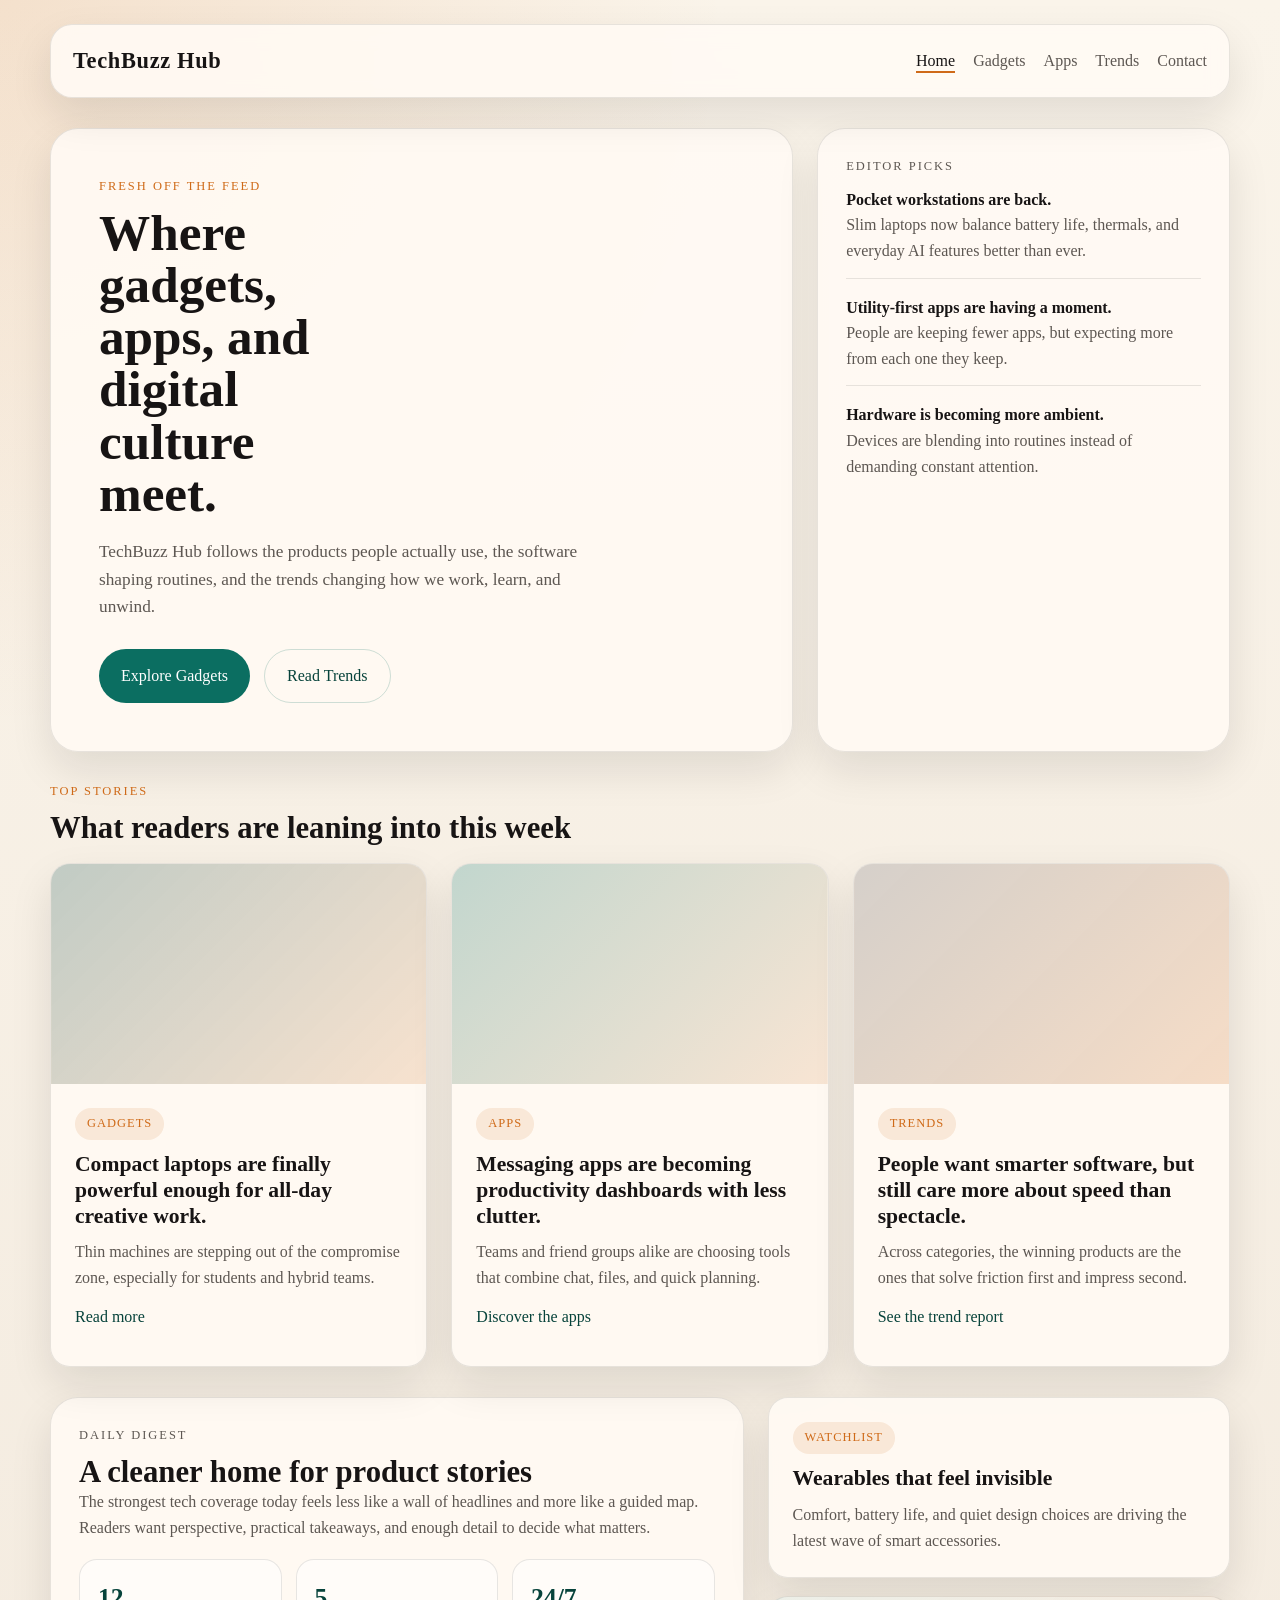
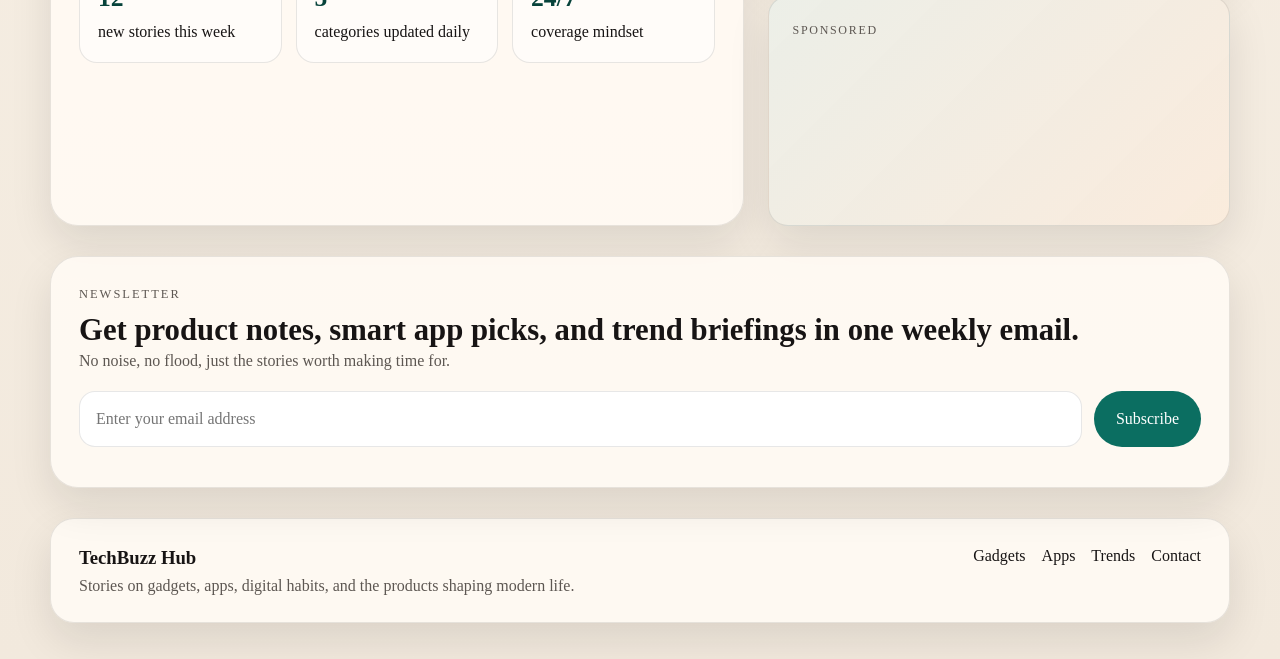
<file: index.html>
<!DOCTYPE html>
<html lang="en">
<head>
    <meta charset="UTF-8">
    <meta name="viewport" content="width=device-width, initial-scale=1.0">
    <title>TechBuzz Hub | Daily Tech Stories and Product Insights</title>
    <meta name="description" content="TechBuzz Hub covers gadgets, apps, digital culture, and product trends shaping everyday life.">
    <meta name="keywords" content="tech news, gadgets, apps, digital trends, reviews, technology blog">
    <script async src="https://www.googletagmanager.com/gtag/js?id=G-ZL199TYVTT"></script>
    <script>
        window.dataLayer = window.dataLayer || [];
        function gtag() { dataLayer.push(arguments); }
        gtag('js', new Date());
        gtag('config', 'G-ZL199TYVTT');
        gtag('config', 'AW-XXXXXXXXXX');
    </script>
    <script async src="https://pagead2.googlesyndication.com/pagead/js/adsbygoogle.js?client=ca-pub-XXXXXXXXXXXXXXXX" crossorigin="anonymous"></script>
    <link rel="stylesheet" href="style.css">
</head>
<body>
    <div class="site-shell">
        <header class="topbar">
            <a href="index.html" class="brand">TechBuzz Hub</a>
            <nav>
                <ul class="nav-links">
                    <li><a href="index.html" class="active">Home</a></li>
                    <li><a href="gadgets.html">Gadgets</a></li>
                    <li><a href="apps.html">Apps</a></li>
                    <li><a href="trends.html">Trends</a></li>
                    <li><a href="contact.html">Contact</a></li>
                </ul>
            </nav>
        </header>

        <main class="page-wrap">
            <section class="hero-grid section" data-section="home_hero">
                <div class="hero-panel">
                    <p class="eyebrow">Fresh off the feed</p>
                    <h1 class="hero-title">Where gadgets, apps, and digital culture meet.</h1>
                    <p class="hero-copy">
                        TechBuzz Hub follows the products people actually use, the software shaping routines, and the
                        trends changing how we work, learn, and unwind.
                    </p>
                    <div class="hero-actions">
                        <a class="btn" href="gadgets.html" data-track="home_explore_gadgets">Explore Gadgets</a>
                        <a class="btn alt" href="trends.html" data-track="home_read_trends">Read Trends</a>
                    </div>
                </div>

                <aside class="panel">
                    <p class="eyebrow">Editor picks</p>
                    <ul class="quick-list">
                        <li>
                            <strong>Pocket workstations are back.</strong>
                            <p class="muted">Slim laptops now balance battery life, thermals, and everyday AI features better than ever.</p>
                        </li>
                        <li>
                            <strong>Utility-first apps are having a moment.</strong>
                            <p class="muted">People are keeping fewer apps, but expecting more from each one they keep.</p>
                        </li>
                        <li>
                            <strong>Hardware is becoming more ambient.</strong>
                            <p class="muted">Devices are blending into routines instead of demanding constant attention.</p>
                        </li>
                    </ul>
                </aside>
            </section>

            <section class="section" data-section="top_stories">
                <div class="section-head">
                    <div>
                        <p class="eyebrow">Top stories</p>
                        <h2>What readers are leaning into this week</h2>
                    </div>
                </div>

                <div class="content-grid">
                    <article class="story-card">
                        <div class="story-image" style="background-image: linear-gradient(135deg, rgba(7, 67, 59, 0.25), rgba(207, 106, 24, 0.16)), url('https://images.unsplash.com/photo-1518770660439-4636190af475?auto=format&fit=crop&w=900&q=80');"></div>
                        <div class="story-body">
                            <span class="tag">Gadgets</span>
                            <h3>Compact laptops are finally powerful enough for all-day creative work.</h3>
                            <p>Thin machines are stepping out of the compromise zone, especially for students and hybrid teams.</p>
                            <a class="link-btn" href="gadgets.html" data-track="story_compact_laptops">Read more</a>
                        </div>
                    </article>

                    <article class="story-card">
                        <div class="story-image" style="background-image: linear-gradient(135deg, rgba(11, 110, 97, 0.25), rgba(207, 106, 24, 0.14)), url('https://images.unsplash.com/photo-1551818255-e6e10975bc17?auto=format&fit=crop&w=900&q=80');"></div>
                        <div class="story-body">
                            <span class="tag">Apps</span>
                            <h3>Messaging apps are becoming productivity dashboards with less clutter.</h3>
                            <p>Teams and friend groups alike are choosing tools that combine chat, files, and quick planning.</p>
                            <a class="link-btn" href="apps.html" data-track="story_messaging_apps">Discover the apps</a>
                        </div>
                    </article>

                    <article class="story-card">
                        <div class="story-image" style="background-image: linear-gradient(135deg, rgba(23, 20, 20, 0.18), rgba(207, 106, 24, 0.2)), url('https://images.unsplash.com/photo-1498050108023-c5249f4df085?auto=format&fit=crop&w=900&q=80');"></div>
                        <div class="story-body">
                            <span class="tag">Trends</span>
                            <h3>People want smarter software, but still care more about speed than spectacle.</h3>
                            <p>Across categories, the winning products are the ones that solve friction first and impress second.</p>
                            <a class="link-btn" href="trends.html" data-track="story_smarter_software">See the trend report</a>
                        </div>
                    </article>
                </div>
            </section>

            <section class="two-column section" data-section="home_digest">
                <div class="panel">
                    <p class="eyebrow">Daily digest</p>
                    <h2>A cleaner home for product stories</h2>
                    <p>
                        The strongest tech coverage today feels less like a wall of headlines and more like a guided map.
                        Readers want perspective, practical takeaways, and enough detail to decide what matters.
                    </p>
                    <div class="stats">
                        <div class="stat">
                            <strong>12</strong>
                            <span>new stories this week</span>
                        </div>
                        <div class="stat">
                            <strong>5</strong>
                            <span>categories updated daily</span>
                        </div>
                        <div class="stat">
                            <strong>24/7</strong>
                            <span>coverage mindset</span>
                        </div>
                    </div>
                </div>

                <aside class="mini-grid">
                    <div class="mini-card">
                        <span class="tag">Watchlist</span>
                        <h3>Wearables that feel invisible</h3>
                        <p>Comfort, battery life, and quiet design choices are driving the latest wave of smart accessories.</p>
                    </div>
                    <div class="ad-card">
                        <p class="ad-label">Sponsored</p>
                        <ins class="adsbygoogle ad-slot"
                            style="display:block"
                            data-ad-client="ca-pub-XXXXXXXXXXXXXXXX"
                            data-ad-slot="1234567890"
                            data-ad-format="auto"
                            data-full-width-responsive="true"></ins>
                    </div>
                </aside>
            </section>

            <section class="newsletter" data-section="newsletter_home">
                <p class="eyebrow">Newsletter</p>
                <h2>Get product notes, smart app picks, and trend briefings in one weekly email.</h2>
                <p>No noise, no flood, just the stories worth making time for.</p>
                <form id="newsletterForm" class="inline-form">
                    <input type="email" placeholder="Enter your email address" required>
                    <button type="submit" class="btn" data-track="home_newsletter_signup" data-conversion="true">Subscribe</button>
                </form>
                <p id="newsletterStatus" class="form-status"></p>
            </section>
        </main>

        <footer class="footer">
            <div>
                <h3>TechBuzz Hub</h3>
                <p>Stories on gadgets, apps, digital habits, and the products shaping modern life.</p>
            </div>
            <div class="footer-nav">
                <a href="gadgets.html">Gadgets</a>
                <a href="apps.html">Apps</a>
                <a href="trends.html">Trends</a>
                <a href="contact.html">Contact</a>
            </div>
        </footer>
    </div>

    <script>
        (adsbygoogle = window.adsbygoogle || []).push({});
    </script>
    <script src="script.js"></script>
</body>
</html>
</file>
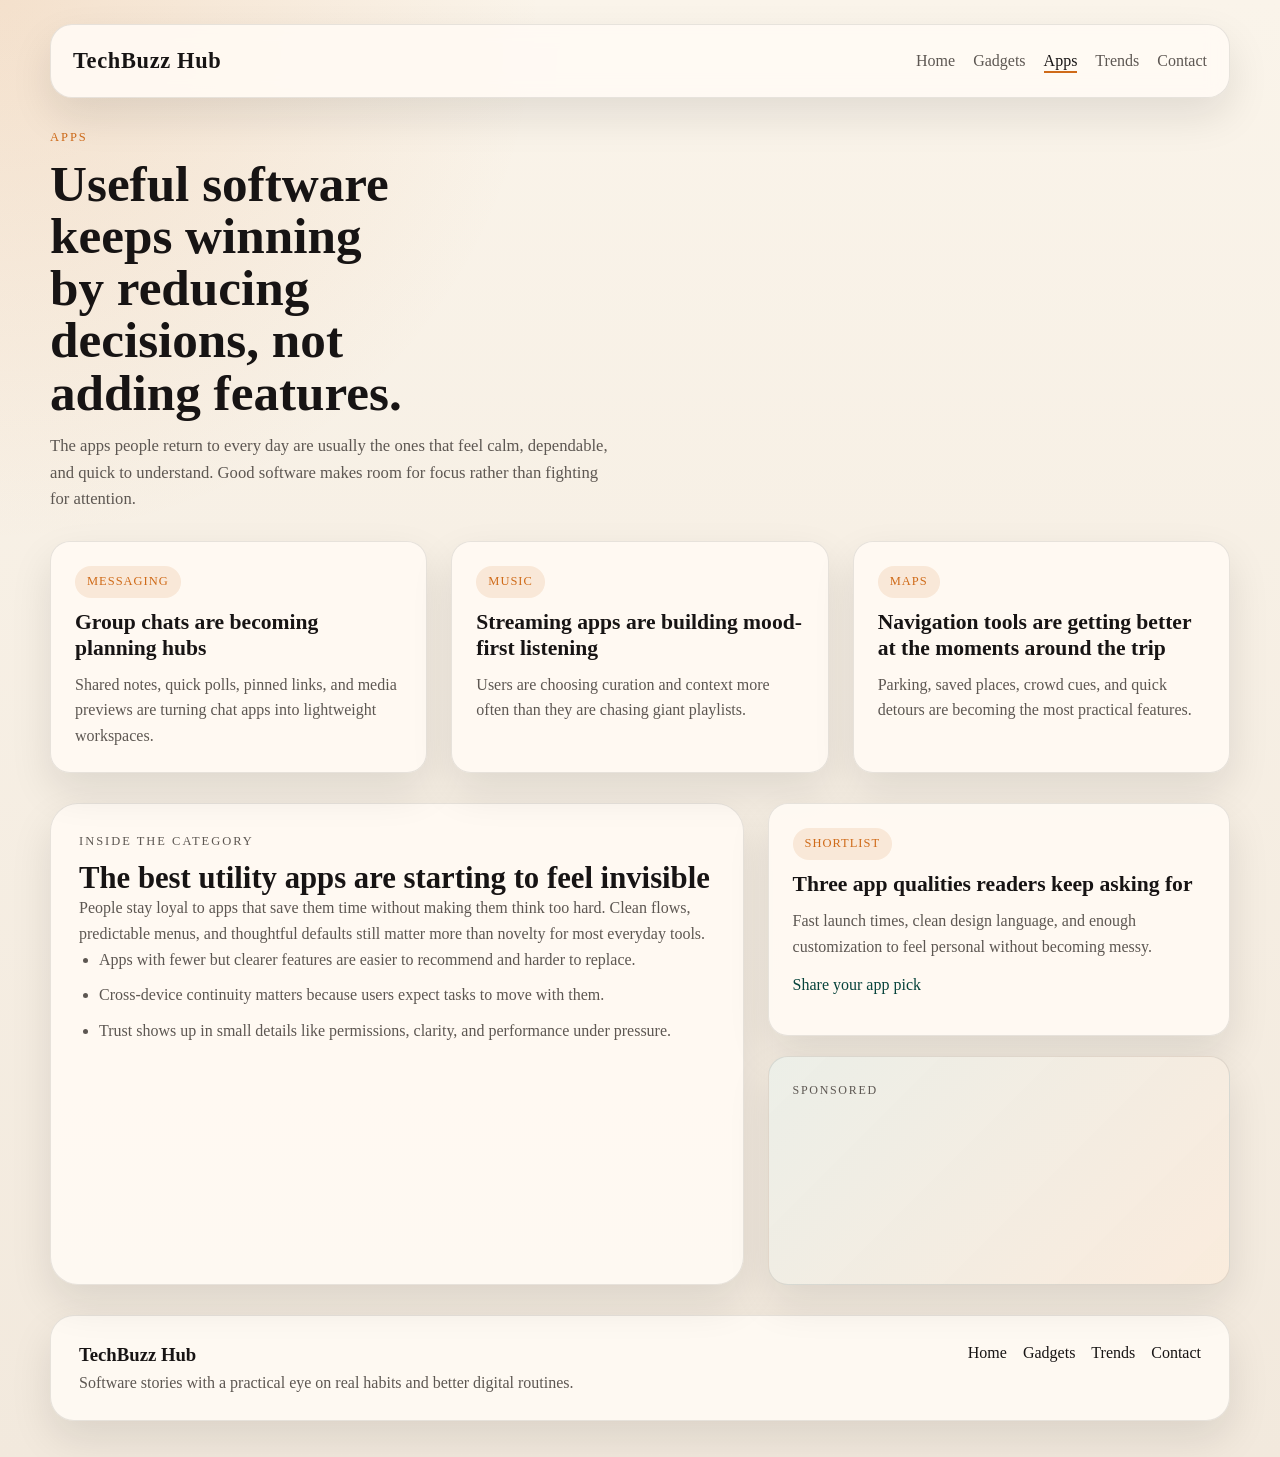
<file: apps.html>
<!DOCTYPE html>
<html lang="en">
<head>
    <meta charset="UTF-8">
    <meta name="viewport" content="width=device-width, initial-scale=1.0">
    <title>TechBuzz Hub | Apps</title>
    <meta name="description" content="Read app recommendations, software habits, and practical notes on the tools people keep using.">
    <script async src="https://www.googletagmanager.com/gtag/js?id=G-ZL199TYVTT"></script>
    <script>
        window.dataLayer = window.dataLayer || [];
        function gtag() { dataLayer.push(arguments); }
        gtag('js', new Date());
        gtag('config', 'G-ZL199TYVTT');
        gtag('config', 'AW-XXXXXXXXXX');
    </script>
    <script async src="https://pagead2.googlesyndication.com/pagead/js/adsbygoogle.js?client=ca-pub-XXXXXXXXXXXXXXXX" crossorigin="anonymous"></script>
    <link rel="stylesheet" href="style.css">
</head>
<body>
    <div class="site-shell">
        <header class="topbar">
            <a href="index.html" class="brand">TechBuzz Hub</a>
            <nav>
                <ul class="nav-links">
                    <li><a href="index.html">Home</a></li>
                    <li><a href="gadgets.html">Gadgets</a></li>
                    <li><a href="apps.html" class="active">Apps</a></li>
                    <li><a href="trends.html">Trends</a></li>
                    <li><a href="contact.html">Contact</a></li>
                </ul>
            </nav>
        </header>

        <main class="page-wrap">
            <section class="page-hero section" data-section="apps_hero">
                <p class="eyebrow">Apps</p>
                <h1 class="page-title">Useful software keeps winning by reducing decisions, not adding features.</h1>
                <p class="lede">
                    The apps people return to every day are usually the ones that feel calm, dependable, and quick to understand.
                    Good software makes room for focus rather than fighting for attention.
                </p>
            </section>

            <section class="section" data-section="apps_grid">
                <div class="content-grid">
                    <article class="mini-card">
                        <span class="tag">Messaging</span>
                        <h3>Group chats are becoming planning hubs</h3>
                        <p>Shared notes, quick polls, pinned links, and media previews are turning chat apps into lightweight workspaces.</p>
                    </article>
                    <article class="mini-card">
                        <span class="tag">Music</span>
                        <h3>Streaming apps are building mood-first listening</h3>
                        <p>Users are choosing curation and context more often than they are chasing giant playlists.</p>
                    </article>
                    <article class="mini-card">
                        <span class="tag">Maps</span>
                        <h3>Navigation tools are getting better at the moments around the trip</h3>
                        <p>Parking, saved places, crowd cues, and quick detours are becoming the most practical features.</p>
                    </article>
                </div>
            </section>

            <section class="two-column section" data-section="apps_editorial">
                <div class="panel">
                    <p class="eyebrow">Inside the category</p>
                    <h2>The best utility apps are starting to feel invisible</h2>
                    <p>
                        People stay loyal to apps that save them time without making them think too hard. Clean flows,
                        predictable menus, and thoughtful defaults still matter more than novelty for most everyday tools.
                    </p>
                    <ul class="bullet-list">
                        <li>Apps with fewer but clearer features are easier to recommend and harder to replace.</li>
                        <li>Cross-device continuity matters because users expect tasks to move with them.</li>
                        <li>Trust shows up in small details like permissions, clarity, and performance under pressure.</li>
                    </ul>
                </div>

                <aside class="sidebar-stack">
                    <div class="tool-card">
                        <span class="tag">Shortlist</span>
                        <h3>Three app qualities readers keep asking for</h3>
                        <p>Fast launch times, clean design language, and enough customization to feel personal without becoming messy.</p>
                        <a class="link-btn" href="contact.html" data-track="apps_share_pick">Share your app pick</a>
                    </div>
                    <div class="ad-card">
                        <p class="ad-label">Sponsored</p>
                        <ins class="adsbygoogle ad-slot"
                            style="display:block"
                            data-ad-client="ca-pub-XXXXXXXXXXXXXXXX"
                            data-ad-slot="1234567890"
                            data-ad-format="auto"
                            data-full-width-responsive="true"></ins>
                    </div>
                </aside>
            </section>
        </main>

        <footer class="footer">
            <div>
                <h3>TechBuzz Hub</h3>
                <p>Software stories with a practical eye on real habits and better digital routines.</p>
            </div>
            <div class="footer-nav">
                <a href="index.html">Home</a>
                <a href="gadgets.html">Gadgets</a>
                <a href="trends.html">Trends</a>
                <a href="contact.html">Contact</a>
            </div>
        </footer>
    </div>

    <script>
        (adsbygoogle = window.adsbygoogle || []).push({});
    </script>
    <script src="script.js"></script>
</body>
</html>
</file>
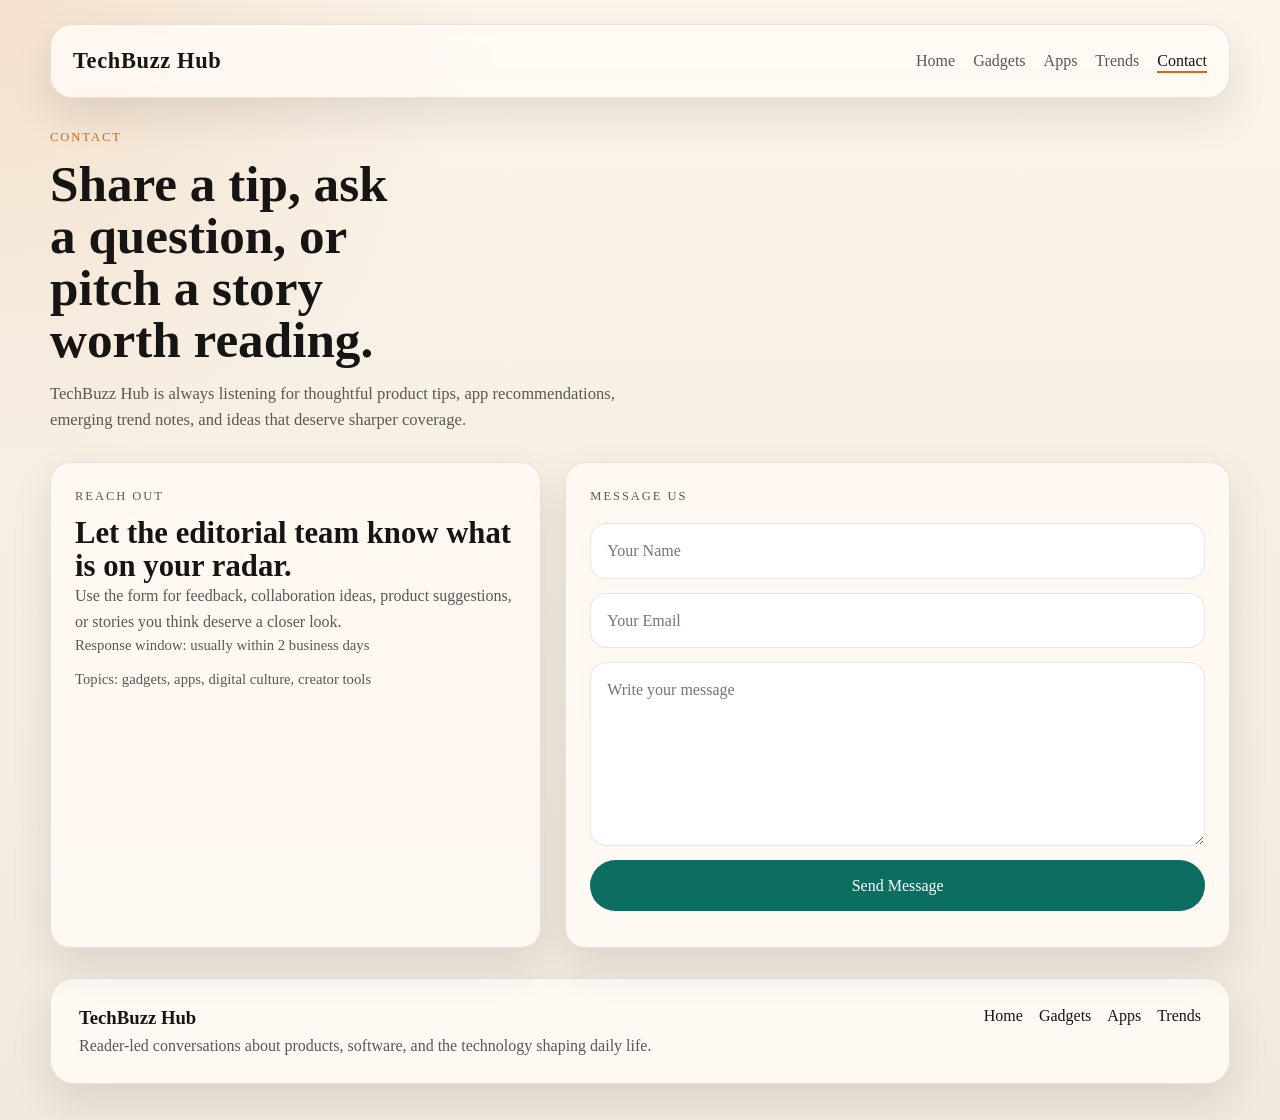
<file: contact.html>
<!DOCTYPE html>
<html lang="en">
<head>
    <meta charset="UTF-8">
    <meta name="viewport" content="width=device-width, initial-scale=1.0">
    <title>TechBuzz Hub | Contact</title>
    <meta name="description" content="Reach the TechBuzz Hub editorial team with tips, partnership ideas, or reader feedback.">
    <script async src="https://www.googletagmanager.com/gtag/js?id=G-ZL199TYVTT"></script>
    <script>
        window.dataLayer = window.dataLayer || [];
        function gtag() { dataLayer.push(arguments); }
        gtag('js', new Date());
        gtag('config', 'G-ZL199TYVTT');
        gtag('config', 'AW-XXXXXXXXXX');
    </script>
    <script async src="https://pagead2.googlesyndication.com/pagead/js/adsbygoogle.js?client=ca-pub-XXXXXXXXXXXXXXXX" crossorigin="anonymous"></script>
    <link rel="stylesheet" href="style.css">
</head>
<body>
    <div class="site-shell">
        <header class="topbar">
            <a href="index.html" class="brand">TechBuzz Hub</a>
            <nav>
                <ul class="nav-links">
                    <li><a href="index.html">Home</a></li>
                    <li><a href="gadgets.html">Gadgets</a></li>
                    <li><a href="apps.html">Apps</a></li>
                    <li><a href="trends.html">Trends</a></li>
                    <li><a href="contact.html" class="active">Contact</a></li>
                </ul>
            </nav>
        </header>

        <main class="page-wrap">
            <section class="page-hero section" data-section="contact_hero">
                <p class="eyebrow">Contact</p>
                <h1 class="page-title">Share a tip, ask a question, or pitch a story worth reading.</h1>
                <p class="lede">
                    TechBuzz Hub is always listening for thoughtful product tips, app recommendations, emerging trend notes,
                    and ideas that deserve sharper coverage.
                </p>
            </section>

            <section class="contact-layout section" data-section="contact_layout">
                <div class="contact-card">
                    <p class="eyebrow">Reach out</p>
                    <h2>Let the editorial team know what is on your radar.</h2>
                    <p>
                        Use the form for feedback, collaboration ideas, product suggestions, or stories you think deserve a closer look.
                    </p>
                    <div class="meta-line">Response window: usually within 2 business days</div>
                    <div class="meta-line">Topics: gadgets, apps, digital culture, creator tools</div>
                </div>

                <div class="contact-card">
                    <p class="eyebrow">Message us</p>
                    <form id="contactForm" class="contact-form">
                        <input type="text" id="name" placeholder="Your Name" required>
                        <input type="email" id="email" placeholder="Your Email" required>
                        <textarea id="message" rows="6" placeholder="Write your message" required></textarea>
                        <button type="submit" class="btn" data-track="contact_send_message" data-conversion="true">Send Message</button>
                    </form>
                    <p id="formStatus" class="form-status"></p>
                </div>
            </section>
        </main>

        <footer class="footer">
            <div>
                <h3>TechBuzz Hub</h3>
                <p>Reader-led conversations about products, software, and the technology shaping daily life.</p>
            </div>
            <div class="footer-nav">
                <a href="index.html">Home</a>
                <a href="gadgets.html">Gadgets</a>
                <a href="apps.html">Apps</a>
                <a href="trends.html">Trends</a>
            </div>
        </footer>
    </div>

    <script src="script.js"></script>
</body>
</html>
</file>
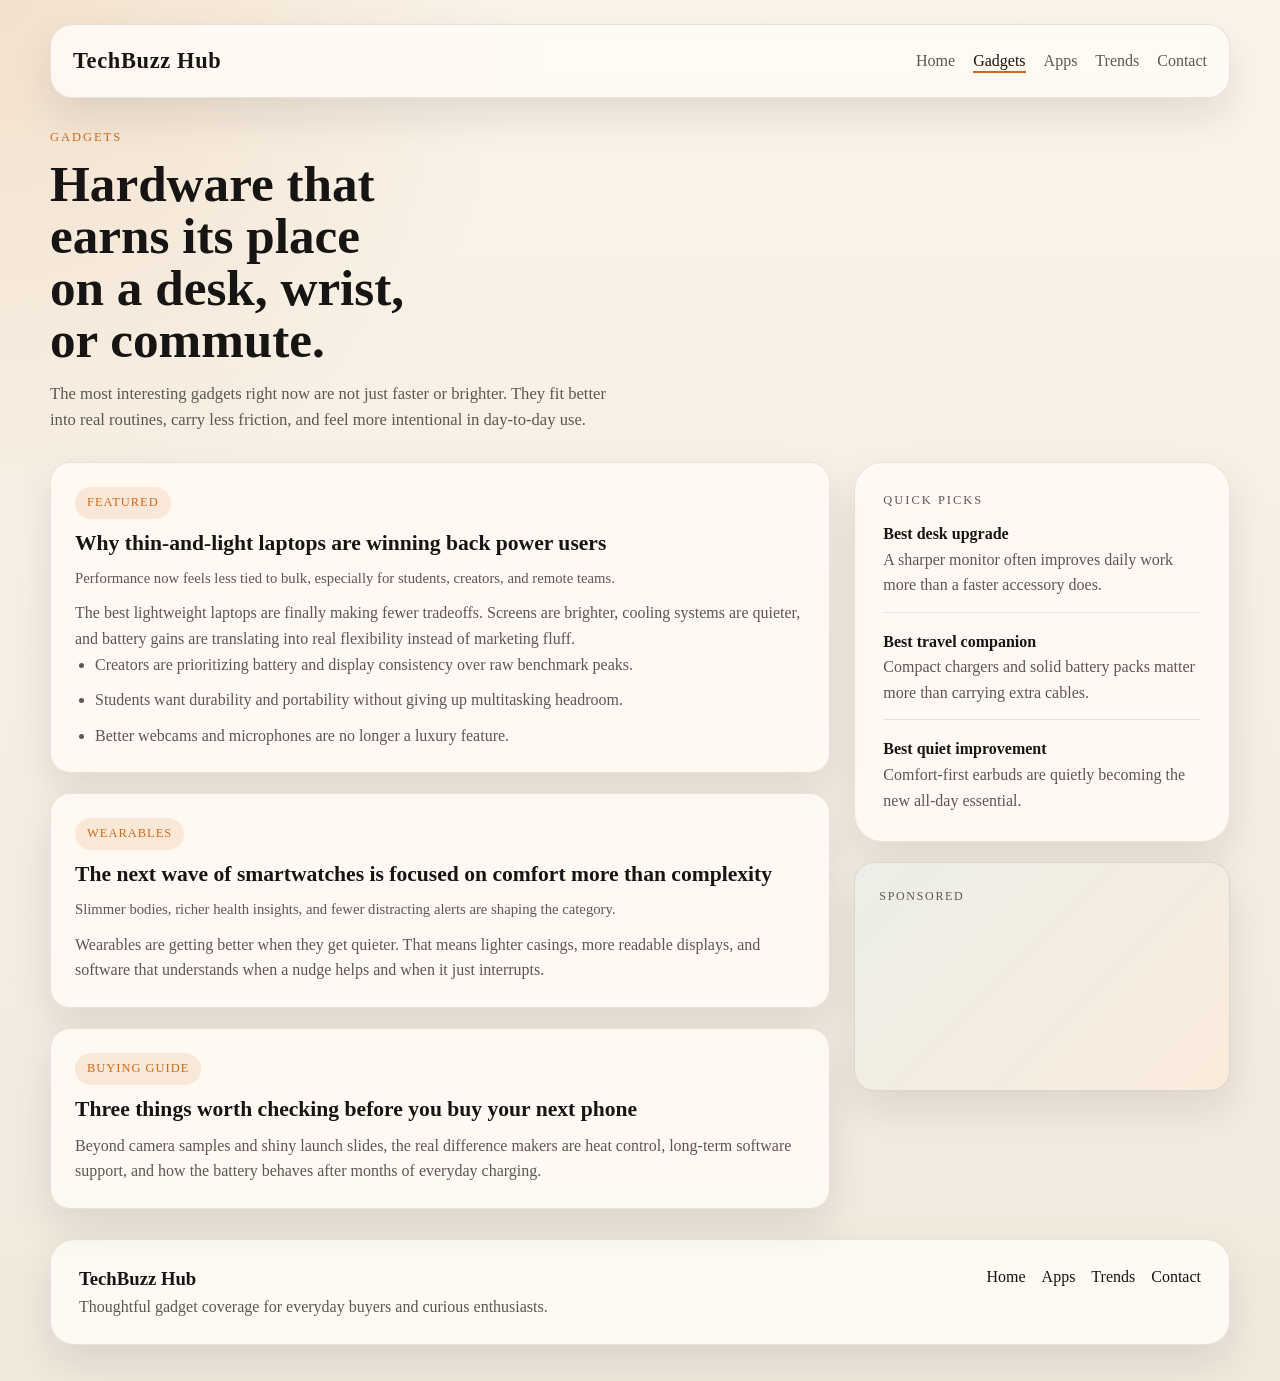
<file: gadgets.html>
<!DOCTYPE html>
<html lang="en">
<head>
    <meta charset="UTF-8">
    <meta name="viewport" content="width=device-width, initial-scale=1.0">
    <title>TechBuzz Hub | Gadgets</title>
    <meta name="description" content="Explore gadget stories, buying cues, and thoughtful product coverage from phones to laptops and wearables.">
    <script async src="https://www.googletagmanager.com/gtag/js?id=G-ZL199TYVTT"></script>
    <script>
        window.dataLayer = window.dataLayer || [];
        function gtag() { dataLayer.push(arguments); }
        gtag('js', new Date());
        gtag('config', 'G-ZL199TYVTT');
        gtag('config', 'AW-XXXXXXXXXX');
    </script>
    <script async src="https://pagead2.googlesyndication.com/pagead/js/adsbygoogle.js?client=ca-pub-XXXXXXXXXXXXXXXX" crossorigin="anonymous"></script>
    <link rel="stylesheet" href="style.css">
</head>
<body>
    <div class="site-shell">
        <header class="topbar">
            <a href="index.html" class="brand">TechBuzz Hub</a>
            <nav>
                <ul class="nav-links">
                    <li><a href="index.html">Home</a></li>
                    <li><a href="gadgets.html" class="active">Gadgets</a></li>
                    <li><a href="apps.html">Apps</a></li>
                    <li><a href="trends.html">Trends</a></li>
                    <li><a href="contact.html">Contact</a></li>
                </ul>
            </nav>
        </header>

        <main class="page-wrap">
            <section class="page-hero section" data-section="gadgets_hero">
                <p class="eyebrow">Gadgets</p>
                <h1 class="page-title">Hardware that earns its place on a desk, wrist, or commute.</h1>
                <p class="lede">
                    The most interesting gadgets right now are not just faster or brighter. They fit better into real
                    routines, carry less friction, and feel more intentional in day-to-day use.
                </p>
            </section>

            <section class="article-layout section" data-section="gadgets_features">
                <div class="article-stack">
                    <article class="article-card">
                        <span class="tag">Featured</span>
                        <h3>Why thin-and-light laptops are winning back power users</h3>
                        <p class="article-meta">Performance now feels less tied to bulk, especially for students, creators, and remote teams.</p>
                        <p>
                            The best lightweight laptops are finally making fewer tradeoffs. Screens are brighter, cooling
                            systems are quieter, and battery gains are translating into real flexibility instead of marketing fluff.
                        </p>
                        <ul class="bullet-list">
                            <li>Creators are prioritizing battery and display consistency over raw benchmark peaks.</li>
                            <li>Students want durability and portability without giving up multitasking headroom.</li>
                            <li>Better webcams and microphones are no longer a luxury feature.</li>
                        </ul>
                    </article>

                    <article class="article-card">
                        <span class="tag">Wearables</span>
                        <h3>The next wave of smartwatches is focused on comfort more than complexity</h3>
                        <p class="article-meta">Slimmer bodies, richer health insights, and fewer distracting alerts are shaping the category.</p>
                        <p>
                            Wearables are getting better when they get quieter. That means lighter casings, more readable displays,
                            and software that understands when a nudge helps and when it just interrupts.
                        </p>
                    </article>

                    <article class="article-card">
                        <span class="tag">Buying guide</span>
                        <h3>Three things worth checking before you buy your next phone</h3>
                        <p>
                            Beyond camera samples and shiny launch slides, the real difference makers are heat control,
                            long-term software support, and how the battery behaves after months of everyday charging.
                        </p>
                    </article>
                </div>

                <aside class="sidebar-stack">
                    <div class="panel">
                        <p class="eyebrow">Quick picks</p>
                        <ul class="quick-list">
                            <li>
                                <strong>Best desk upgrade</strong>
                                <p class="muted">A sharper monitor often improves daily work more than a faster accessory does.</p>
                            </li>
                            <li>
                                <strong>Best travel companion</strong>
                                <p class="muted">Compact chargers and solid battery packs matter more than carrying extra cables.</p>
                            </li>
                            <li>
                                <strong>Best quiet improvement</strong>
                                <p class="muted">Comfort-first earbuds are quietly becoming the new all-day essential.</p>
                            </li>
                        </ul>
                    </div>

                    <div class="ad-card">
                        <p class="ad-label">Sponsored</p>
                        <ins class="adsbygoogle ad-slot"
                            style="display:block"
                            data-ad-client="ca-pub-XXXXXXXXXXXXXXXX"
                            data-ad-slot="1234567890"
                            data-ad-format="auto"
                            data-full-width-responsive="true"></ins>
                    </div>
                </aside>
            </section>
        </main>

        <footer class="footer">
            <div>
                <h3>TechBuzz Hub</h3>
                <p>Thoughtful gadget coverage for everyday buyers and curious enthusiasts.</p>
            </div>
            <div class="footer-nav">
                <a href="index.html">Home</a>
                <a href="apps.html">Apps</a>
                <a href="trends.html">Trends</a>
                <a href="contact.html">Contact</a>
            </div>
        </footer>
    </div>

    <script>
        (adsbygoogle = window.adsbygoogle || []).push({});
    </script>
    <script src="script.js"></script>
</body>
</html>
</file>
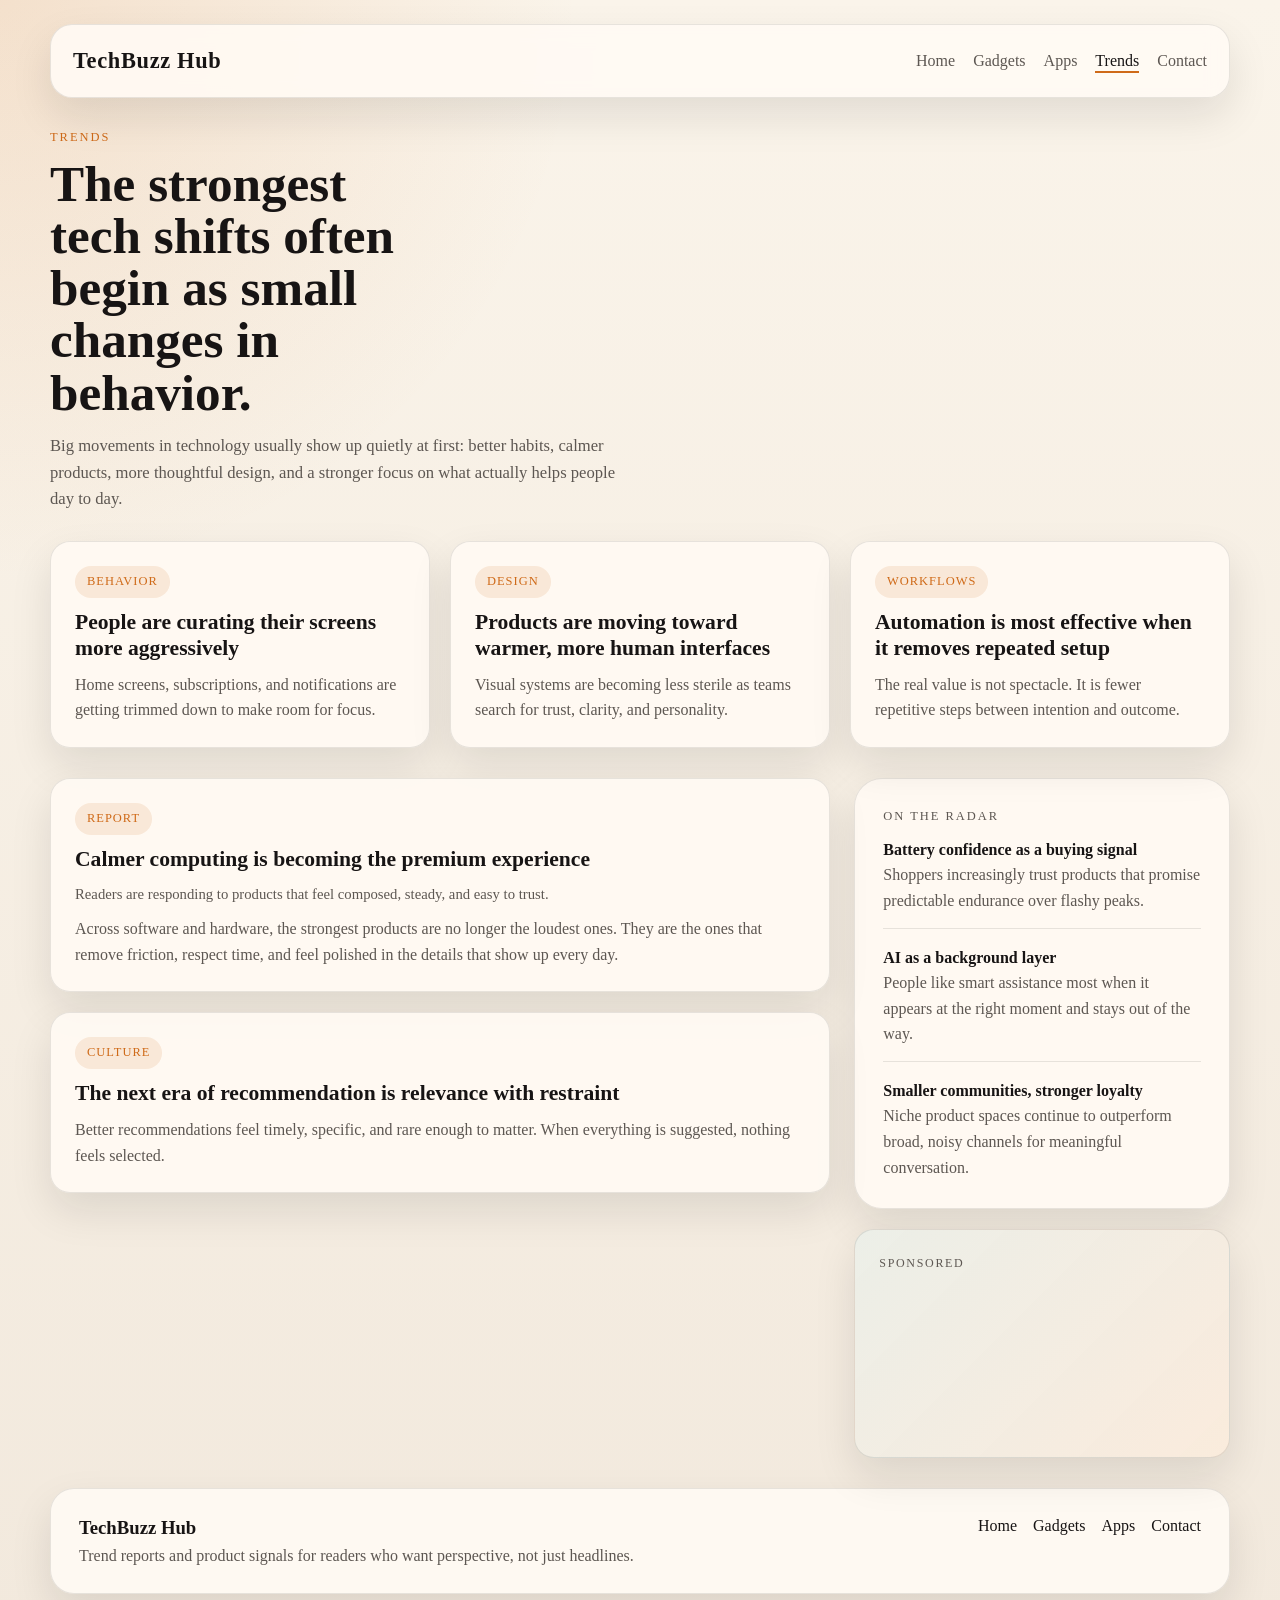
<file: trends.html>
<!DOCTYPE html>
<html lang="en">
<head>
    <meta charset="UTF-8">
    <meta name="viewport" content="width=device-width, initial-scale=1.0">
    <title>TechBuzz Hub | Trends</title>
    <meta name="description" content="Follow digital trends, product shifts, and the bigger forces shaping how technology fits into everyday life.">
    <script async src="https://www.googletagmanager.com/gtag/js?id=G-ZL199TYVTT"></script>
    <script>
        window.dataLayer = window.dataLayer || [];
        function gtag() { dataLayer.push(arguments); }
        gtag('js', new Date());
        gtag('config', 'G-ZL199TYVTT');
        gtag('config', 'AW-XXXXXXXXXX');
    </script>
    <script async src="https://pagead2.googlesyndication.com/pagead/js/adsbygoogle.js?client=ca-pub-XXXXXXXXXXXXXXXX" crossorigin="anonymous"></script>
    <link rel="stylesheet" href="style.css">
</head>
<body>
    <div class="site-shell">
        <header class="topbar">
            <a href="index.html" class="brand">TechBuzz Hub</a>
            <nav>
                <ul class="nav-links">
                    <li><a href="index.html">Home</a></li>
                    <li><a href="gadgets.html">Gadgets</a></li>
                    <li><a href="apps.html">Apps</a></li>
                    <li><a href="trends.html" class="active">Trends</a></li>
                    <li><a href="contact.html">Contact</a></li>
                </ul>
            </nav>
        </header>

        <main class="page-wrap">
            <section class="page-hero section" data-section="trends_hero">
                <p class="eyebrow">Trends</p>
                <h1 class="page-title">The strongest tech shifts often begin as small changes in behavior.</h1>
                <p class="lede">
                    Big movements in technology usually show up quietly at first: better habits, calmer products,
                    more thoughtful design, and a stronger focus on what actually helps people day to day.
                </p>
            </section>

            <section class="section" data-section="trend_cards">
                <div class="trend-list">
                    <article class="trend-card">
                        <span class="tag">Behavior</span>
                        <h3>People are curating their screens more aggressively</h3>
                        <p>Home screens, subscriptions, and notifications are getting trimmed down to make room for focus.</p>
                    </article>
                    <article class="trend-card">
                        <span class="tag">Design</span>
                        <h3>Products are moving toward warmer, more human interfaces</h3>
                        <p>Visual systems are becoming less sterile as teams search for trust, clarity, and personality.</p>
                    </article>
                    <article class="trend-card">
                        <span class="tag">Workflows</span>
                        <h3>Automation is most effective when it removes repeated setup</h3>
                        <p>The real value is not spectacle. It is fewer repetitive steps between intention and outcome.</p>
                    </article>
                </div>
            </section>

            <section class="article-layout section" data-section="trend_report">
                <div class="article-stack">
                    <article class="article-card">
                        <span class="tag">Report</span>
                        <h3>Calmer computing is becoming the premium experience</h3>
                        <p class="article-meta">Readers are responding to products that feel composed, steady, and easy to trust.</p>
                        <p>
                            Across software and hardware, the strongest products are no longer the loudest ones. They are the ones
                            that remove friction, respect time, and feel polished in the details that show up every day.
                        </p>
                    </article>

                    <article class="article-card">
                        <span class="tag">Culture</span>
                        <h3>The next era of recommendation is relevance with restraint</h3>
                        <p>
                            Better recommendations feel timely, specific, and rare enough to matter. When everything is suggested,
                            nothing feels selected.
                        </p>
                    </article>
                </div>

                <aside class="sidebar-stack">
                    <div class="panel">
                        <p class="eyebrow">On the radar</p>
                        <ul class="quick-list">
                            <li>
                                <strong>Battery confidence as a buying signal</strong>
                                <p class="muted">Shoppers increasingly trust products that promise predictable endurance over flashy peaks.</p>
                            </li>
                            <li>
                                <strong>AI as a background layer</strong>
                                <p class="muted">People like smart assistance most when it appears at the right moment and stays out of the way.</p>
                            </li>
                            <li>
                                <strong>Smaller communities, stronger loyalty</strong>
                                <p class="muted">Niche product spaces continue to outperform broad, noisy channels for meaningful conversation.</p>
                            </li>
                        </ul>
                    </div>

                    <div class="ad-card">
                        <p class="ad-label">Sponsored</p>
                        <ins class="adsbygoogle ad-slot"
                            style="display:block"
                            data-ad-client="ca-pub-XXXXXXXXXXXXXXXX"
                            data-ad-slot="1234567890"
                            data-ad-format="auto"
                            data-full-width-responsive="true"></ins>
                    </div>
                </aside>
            </section>
        </main>

        <footer class="footer">
            <div>
                <h3>TechBuzz Hub</h3>
                <p>Trend reports and product signals for readers who want perspective, not just headlines.</p>
            </div>
            <div class="footer-nav">
                <a href="index.html">Home</a>
                <a href="gadgets.html">Gadgets</a>
                <a href="apps.html">Apps</a>
                <a href="contact.html">Contact</a>
            </div>
        </footer>
    </div>

    <script>
        (adsbygoogle = window.adsbygoogle || []).push({});
    </script>
    <script src="script.js"></script>
</body>
</html>
</file>
<file: style.css>
:root {
    --bg: #f4efe6;
    --surface: rgba(255, 250, 243, 0.92);
    --surface-strong: #fffaf3;
    --ink: #171414;
    --muted: #5d5752;
    --brand: #0b6e61;
    --brand-dark: #07433b;
    --accent: #cf6a18;
    --line: rgba(23, 20, 20, 0.1);
    --shadow: 0 18px 42px rgba(24, 20, 20, 0.1);
    --radius-lg: 28px;
    --radius-md: 20px;
    --max: 1180px;
}

* {
    box-sizing: border-box;
    margin: 0;
    padding: 0;
}

html {
    scroll-behavior: smooth;
}

body {
    font-family: Georgia, "Times New Roman", serif;
    color: var(--ink);
    background:
        radial-gradient(circle at top left, rgba(207, 106, 24, 0.14), transparent 28%),
        linear-gradient(180deg, #faf4ea 0%, #f2e9dd 100%);
    line-height: 1.6;
}

a {
    color: inherit;
    text-decoration: none;
}

img {
    display: block;
    max-width: 100%;
}

button,
input,
textarea {
    font: inherit;
}

.site-shell {
    padding: 24px 22px 36px;
}

.topbar,
.hero-panel,
.panel,
.story-card,
.mini-card,
.newsletter,
.article-card,
.trend-card,
.tool-card,
.contact-card,
.ad-card,
.footer {
    background: var(--surface);
    border: 1px solid var(--line);
    box-shadow: var(--shadow);
}

.topbar {
    max-width: var(--max);
    margin: 0 auto 30px;
    padding: 18px 22px;
    border-radius: 22px;
    display: flex;
    align-items: center;
    justify-content: space-between;
    gap: 18px;
    backdrop-filter: blur(10px);
}

.brand {
    font-size: 1.4rem;
    font-weight: 700;
    letter-spacing: 0.03em;
}

.nav-links {
    list-style: none;
    display: flex;
    gap: 18px;
    flex-wrap: wrap;
}

.nav-links a {
    color: var(--muted);
    padding-bottom: 2px;
    border-bottom: 2px solid transparent;
}

.nav-links a.active,
.nav-links a:hover {
    color: var(--ink);
    border-bottom-color: var(--accent);
}

.page-wrap {
    max-width: var(--max);
    margin: 0 auto;
}

.hero-grid,
.content-grid,
.two-column,
.article-layout,
.contact-layout,
.footer {
    display: grid;
    gap: 24px;
}

.hero-grid {
    grid-template-columns: 1.8fr 1fr;
    margin-bottom: 28px;
}

.hero-panel {
    border-radius: var(--radius-lg);
    padding: 48px;
}

.eyebrow {
    color: var(--accent);
    text-transform: uppercase;
    letter-spacing: 0.16em;
    font-size: 0.78rem;
    margin-bottom: 10px;
}

.hero-title,
.page-title {
    font-size: clamp(2.4rem, 4vw, 4.6rem);
    line-height: 1.02;
    max-width: 11ch;
}

.hero-copy,
.lede,
.muted {
    color: var(--muted);
}

.hero-copy {
    max-width: 60ch;
    font-size: 1.08rem;
    margin-top: 18px;
}

.hero-actions {
    display: flex;
    gap: 14px;
    flex-wrap: wrap;
    margin-top: 28px;
}

.btn,
.link-btn {
    display: inline-flex;
    align-items: center;
    justify-content: center;
    border: none;
    border-radius: 999px;
    padding: 13px 22px;
    cursor: pointer;
    transition: transform 0.2s ease, opacity 0.2s ease;
}

.btn {
    background: var(--brand);
    color: #fff;
}

.btn.alt {
    background: transparent;
    color: var(--brand-dark);
    border: 1px solid rgba(11, 110, 97, 0.2);
}

.link-btn {
    padding-left: 0;
    color: var(--brand-dark);
    background: transparent;
    justify-content: flex-start;
}

.btn:hover,
.link-btn:hover {
    transform: translateY(-2px);
    opacity: 0.96;
}

.panel {
    border-radius: var(--radius-lg);
    padding: 28px;
}

.quick-list {
    list-style: none;
    display: grid;
    gap: 16px;
}

.quick-list li {
    padding-bottom: 14px;
    border-bottom: 1px solid var(--line);
}

.quick-list li:last-child {
    border-bottom: none;
    padding-bottom: 0;
}

.section {
    margin-bottom: 30px;
}

.section-head {
    display: flex;
    justify-content: space-between;
    align-items: end;
    gap: 18px;
    margin-bottom: 18px;
}

.section-head h2,
.panel h2,
.newsletter h2,
.contact-card h2 {
    font-size: clamp(1.7rem, 2.4vw, 2.7rem);
    line-height: 1.08;
}

.content-grid {
    grid-template-columns: repeat(3, minmax(0, 1fr));
}

.story-card,
.mini-card,
.article-card,
.trend-card,
.tool-card,
.contact-card,
.ad-card {
    border-radius: var(--radius-md);
}

.story-card {
    overflow: hidden;
}

.story-image {
    min-height: 220px;
    background-size: cover;
    background-position: center;
}

.story-body,
.mini-card,
.article-card,
.trend-card,
.tool-card,
.contact-card,
.ad-card {
    padding: 24px;
}

.tag {
    display: inline-block;
    margin-bottom: 12px;
    padding: 6px 12px;
    border-radius: 999px;
    background: rgba(207, 106, 24, 0.12);
    color: var(--accent);
    font-size: 0.78rem;
    letter-spacing: 0.08em;
    text-transform: uppercase;
}

.story-card h3,
.mini-card h3,
.article-card h3,
.trend-card h3,
.tool-card h3 {
    font-size: 1.35rem;
    line-height: 1.2;
    margin-bottom: 10px;
}

.story-card p,
.mini-card p,
.article-card p,
.trend-card p,
.tool-card p,
.panel p,
.contact-card p,
.newsletter p,
.footer p {
    color: var(--muted);
}

.two-column {
    grid-template-columns: 1.2fr 0.8fr;
}

.mini-grid {
    display: grid;
    gap: 18px;
}

.ad-card {
    background:
        linear-gradient(135deg, rgba(11, 110, 97, 0.08), rgba(207, 106, 24, 0.1)),
        var(--surface-strong);
}

.ad-label {
    text-transform: uppercase;
    letter-spacing: 0.14em;
    font-size: 0.75rem;
    color: var(--muted);
    margin-bottom: 10px;
}

.ad-slot {
    min-height: 150px;
}

.newsletter {
    border-radius: var(--radius-lg);
    padding: 28px;
    margin-bottom: 30px;
}

.inline-form {
    margin-top: 18px;
    display: grid;
    grid-template-columns: 1fr auto;
    gap: 12px;
}

.inline-form input,
.contact-form input,
.contact-form textarea {
    width: 100%;
    border: 1px solid var(--line);
    background: #fff;
    border-radius: 16px;
    padding: 14px 16px;
}

.article-layout {
    grid-template-columns: 1.35fr 0.65fr;
    align-items: start;
}

.page-hero {
    margin-bottom: 28px;
}

.page-title {
    max-width: 14ch;
}

.lede {
    max-width: 68ch;
    margin-top: 14px;
    font-size: 1.04rem;
}

.article-stack,
.sidebar-stack,
.trend-list,
.tool-list {
    display: grid;
    gap: 20px;
}

.article-meta,
.meta-line {
    color: var(--muted);
    font-size: 0.92rem;
    margin-bottom: 10px;
}

.bullet-list {
    padding-left: 20px;
    color: var(--muted);
}

.bullet-list li + li {
    margin-top: 10px;
}

.stats {
    display: grid;
    grid-template-columns: repeat(3, minmax(0, 1fr));
    gap: 14px;
    margin-top: 18px;
}

.stat {
    padding: 18px;
    border-radius: 18px;
    background: rgba(255, 255, 255, 0.55);
    border: 1px solid var(--line);
}

.stat strong {
    display: block;
    font-size: 1.6rem;
    color: var(--brand-dark);
}

.trend-list {
    grid-template-columns: repeat(3, minmax(0, 1fr));
}

.contact-layout {
    grid-template-columns: 0.85fr 1.15fr;
    align-items: start;
}

.contact-card {
    min-height: 100%;
}

.contact-form {
    display: grid;
    gap: 14px;
    margin-top: 16px;
}

.form-status {
    margin-top: 12px;
    color: var(--brand-dark);
    font-weight: 700;
}

.footer {
    max-width: var(--max);
    margin: 0 auto;
    padding: 24px 28px;
    border-radius: 24px;
    grid-template-columns: 1fr auto;
}

.footer-nav {
    display: flex;
    gap: 16px;
    flex-wrap: wrap;
    justify-content: flex-end;
}

.reveal {
    opacity: 0;
    transform: translateY(22px);
    transition: opacity 0.55s ease, transform 0.55s ease;
}

.reveal.visible {
    opacity: 1;
    transform: translateY(0);
}

@media (max-width: 980px) {
    .hero-grid,
    .content-grid,
    .two-column,
    .article-layout,
    .trend-list,
    .contact-layout,
    .footer {
        grid-template-columns: 1fr;
    }
}

@media (max-width: 720px) {
    .site-shell {
        padding: 16px 14px 28px;
    }

    .topbar,
    .hero-panel,
    .panel,
    .newsletter,
    .footer {
        padding: 18px;
    }

    .topbar {
        flex-direction: column;
        align-items: flex-start;
    }

    .hero-panel {
        padding: 30px 22px;
    }

    .hero-actions,
    .inline-form {
        grid-template-columns: 1fr;
        display: grid;
    }

    .btn,
    .btn.alt {
        width: 100%;
    }

    .stats {
        grid-template-columns: 1fr;
    }

    .footer-nav {
        justify-content: flex-start;
    }
}
</file>
